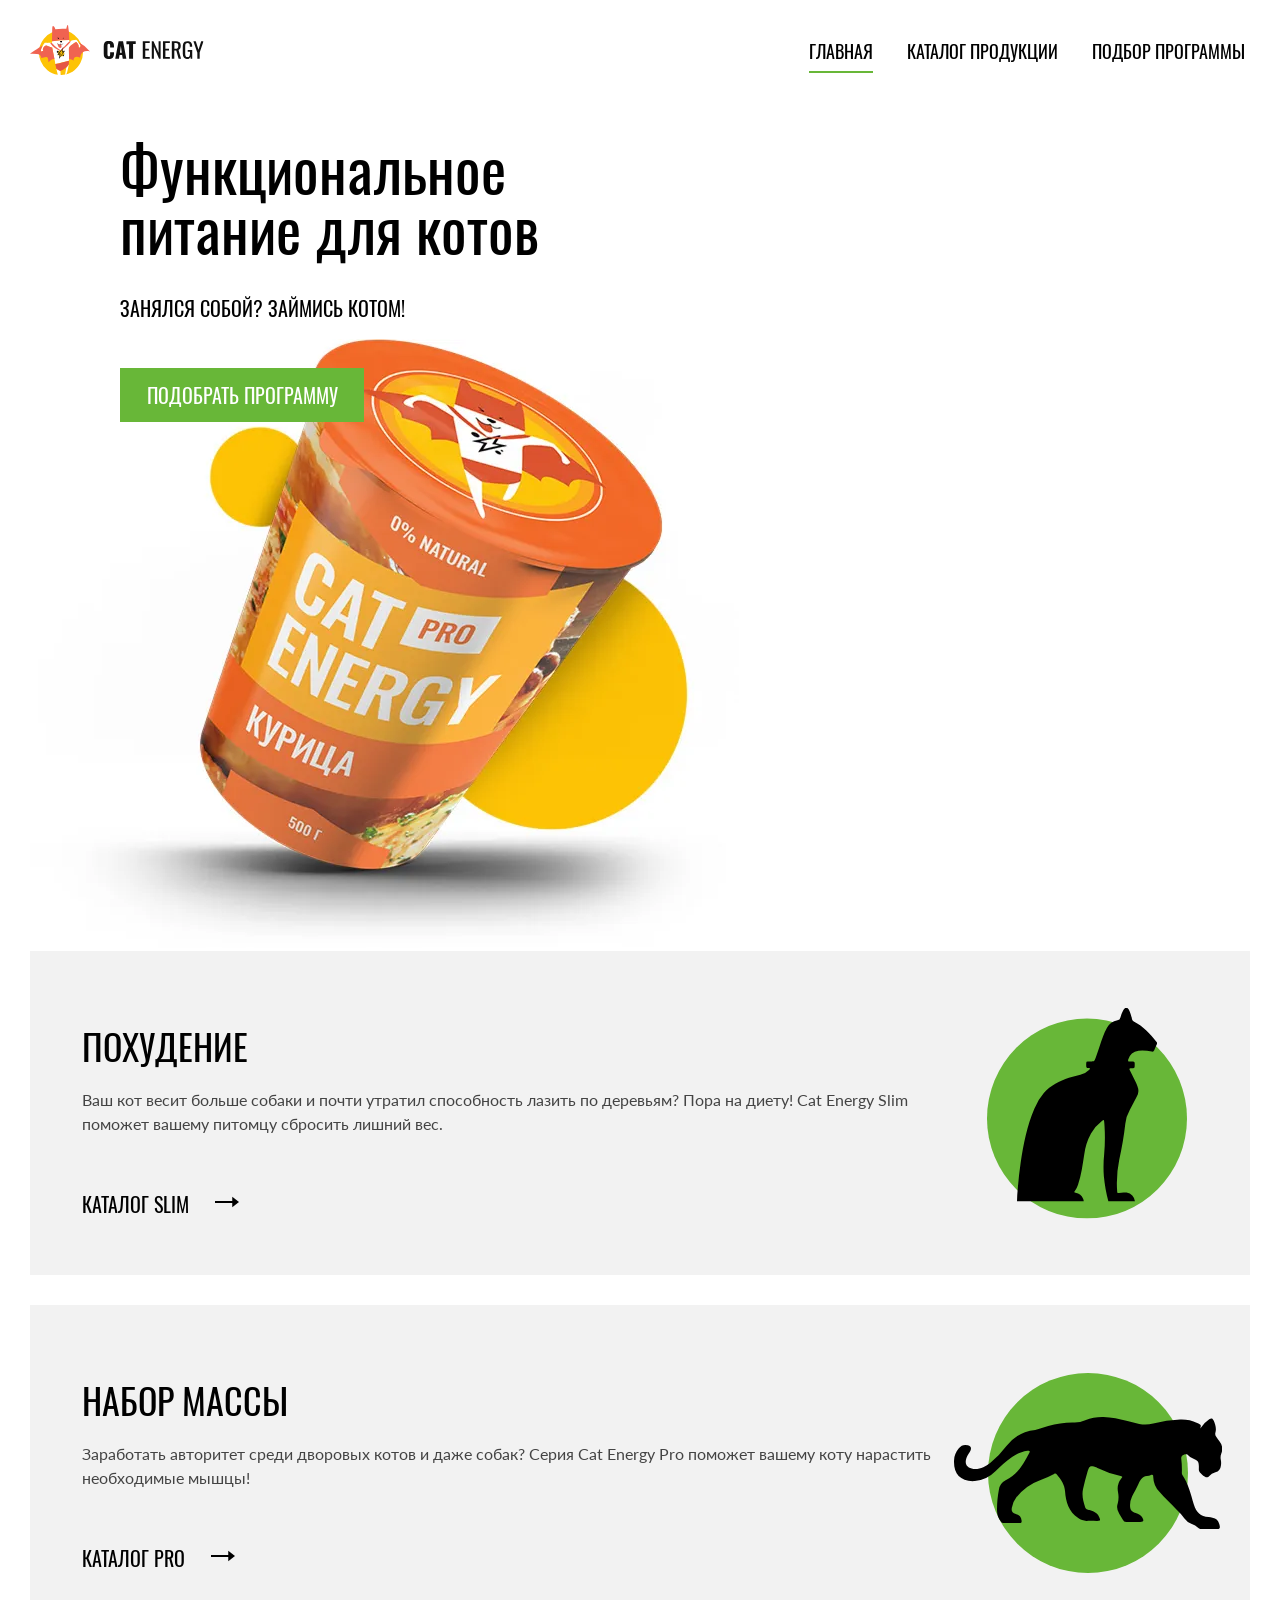
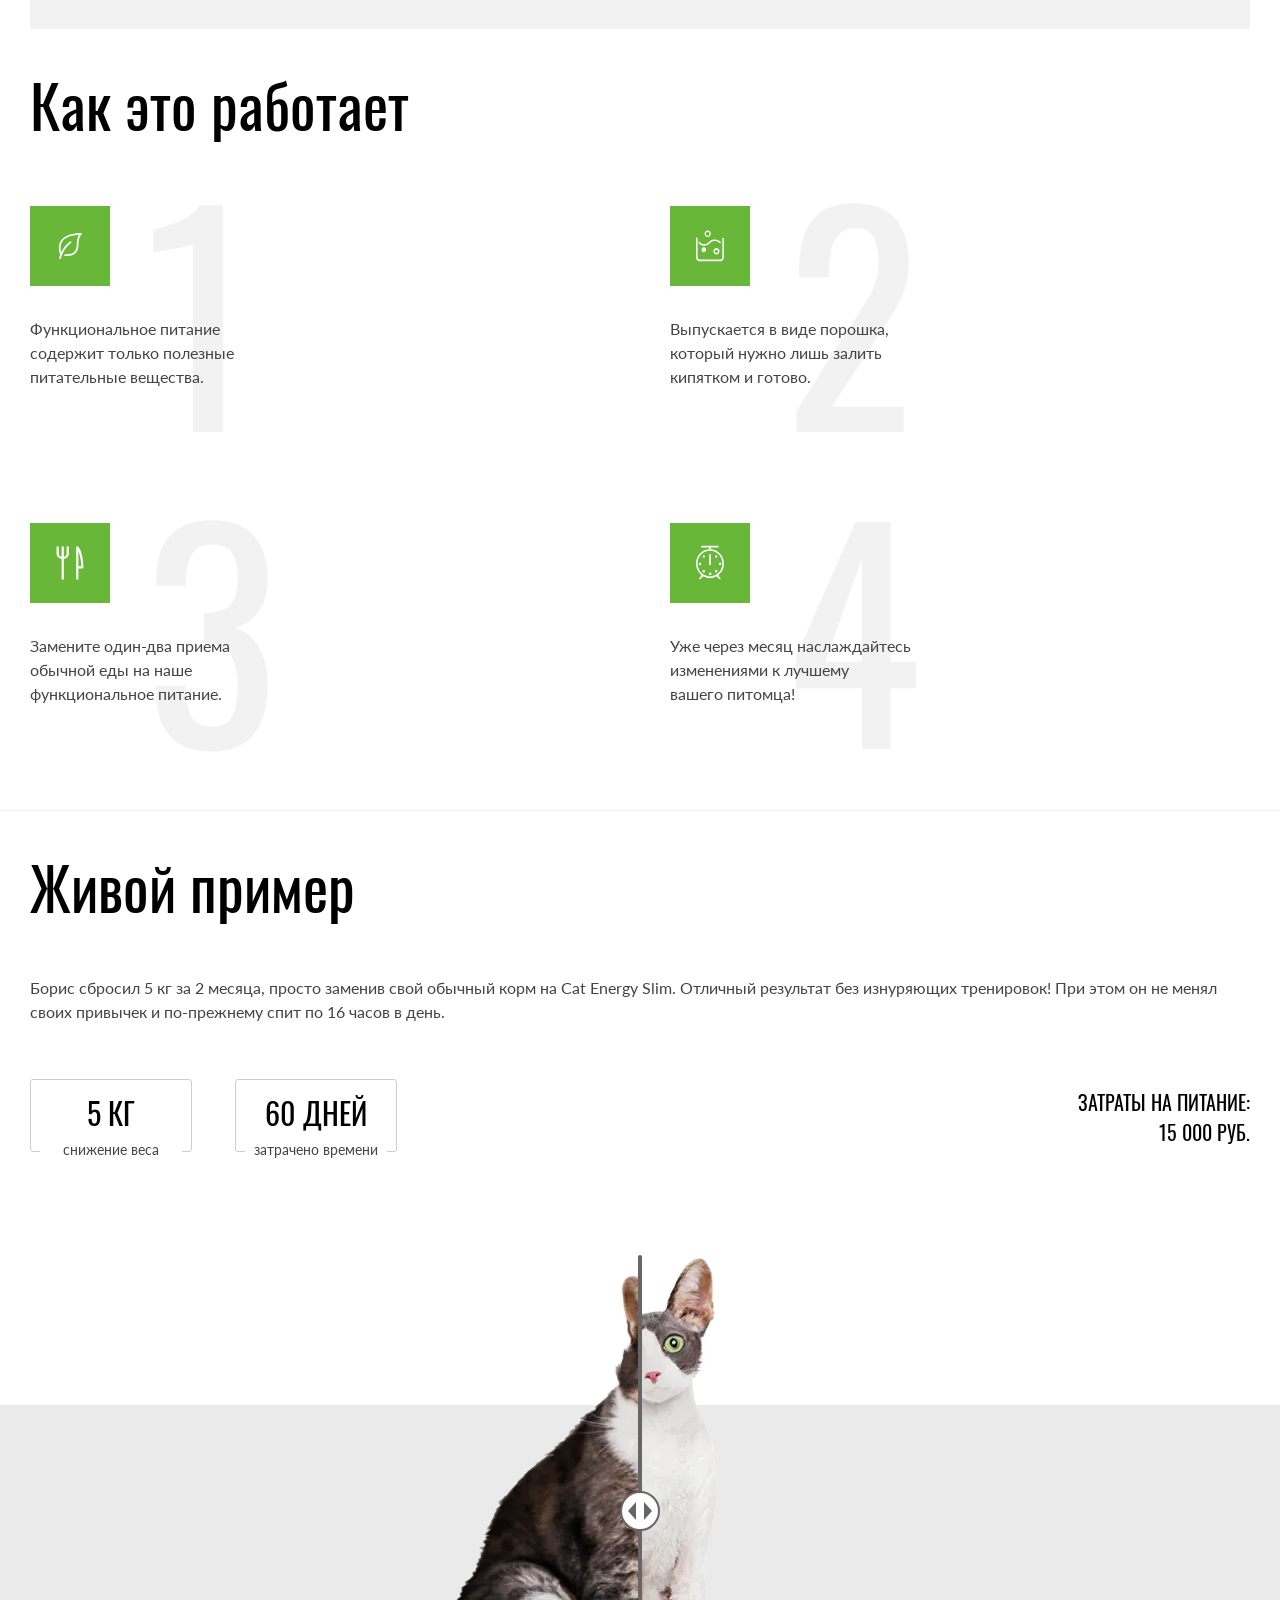
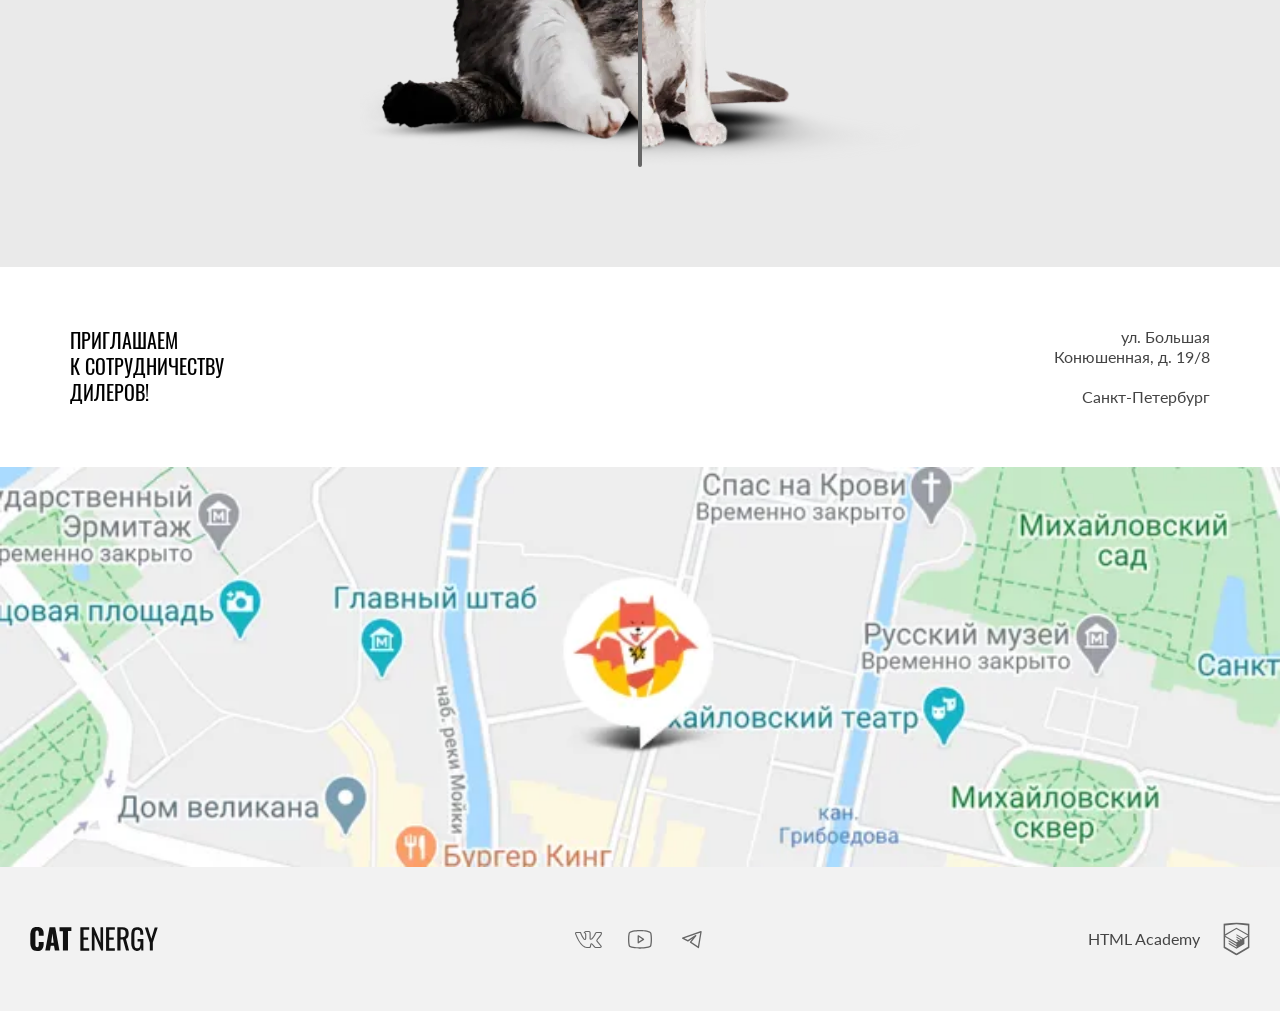
<file: index.html>
<!DOCTYPE html><html class="page" lang="ru"><head><meta charset="UTF-8"><title>Cat Enegry | Главная страница</title><meta name="viewport" content="width=device-width,initial-scale=1"><link rel="icon" href="favicon.ico"><link rel="icon" type="image/svg+xml" href="favicons/favicon.svg"><link rel="icon" type="image/png" sizes="16x16" href="favicons/favicon-16x16.png"><link rel="icon" type="image/png" sizes="32x32" href="favicons/favicon-32x32.png"><link rel="apple-touch-icon" sizes="180x180" href="favicons/apple-touch-icon.png"><link rel="mask-icon" href="favicons/safari-pinned-tab.svg" color="#5bbad5"><link rel="manifest" href="site.webmanifest"><link rel="preload" href="fonts/lato/Lato-Regular.woff2" type="font/woff2" as="font" crossorigin="anonymous"><link rel="preload" href="fonts/oswald/oswaldregular.woff2" type="font/woff2" as="font" crossorigin="anonymous"><link rel="stylesheet" href="styles/styles.css"><script src="scripts/index.js" defer="defer"></script></head><body class="page__body"><header class="header" data-test="header"><div class="header__container container"><a class="header__logo link" href="index.html"><picture><source media="(min-width: 1440px)" width="70" height="59" type="image/svg+xml" srcset="images/logo/logo-desktop.svg"><source media="(min-width: 768px)" width="60" height="50" type="image/svg+xml" srcset="images/logo/logo-tablet.svg"><img class="header__logo-img" src="images/logo/logo-mobile.svg" width="33" height="38" alt="Графический логотип сайта Cat Enegry."></picture><img class="header__logo-text" src="images/logo/logo-text.svg" width="101" height="20" alt="Словесный логотип сайта Cat Enegry."></a><nav class="nav nav--closed nav--no-js"><button class="nav__burger nav__burger--active" type="button"><span class="visually-hidden">Открыть меню</span> <span class="nav__burger-line"></span></button><ul class="nav__list nav__list--has-background"><li class="nav__item"><a class="nav__link nav__link--curent link" href="#">Главная</a></li><li class="nav__item"><a class="nav__link link" href="catalog.html">Каталог продукции</a></li><li class="nav__item"><a class="nav__link link" href="programs.html">Подбор программы</a></li></ul></nav></div></header><main class="page__main"><h1 class="visually-hidden">Сайт по продаже функционального питания для котов.</h1><section class="hero" data-test="hero"><div class="hero__container container"><h2 class="hero__title main-title">Функциональное питание для котов</h2><p class="hero__text">Занялся собой? Займись котом!</p><a class="hero__link link button" href="programs.html">Подобрать программу</a><div class="hero__img-wrapper"><picture><source media="(min-width: 1440px)" width="552" height="499" type="image/webp" srcset="images/hero/hero-product-desktop@1x.webp, images/hero/hero-product-desktop@2x.webp 2x"><source media="(min-width: 768px)" width="709" height="609" type="image/webp" srcset="images/hero/hero-product-tablet@1x.webp, images/hero/hero-product-tablet@2x.webp 2x"><source type="image/webp" srcset="images/hero/hero-product-mobile@1x.webp, images/hero/hero-product-mobile@2x.webp 2x"><source media="(min-width: 1440px)" width="552" height="499" type="image/png" srcset="images/hero/hero-product-desktop@1x.png, images/hero/hero-product-desktop@2x.png 2x"><source media="(min-width: 768px)" width="709" height="609" type="image/png" srcset="images/hero/hero-product-tablet@1x.png, images/hero/hero-product-tablet@2x.png 2x"><img class="hero__img" src="images/hero/hero-product-mobile@1x.png" srcset="images/hero/hero-product-mobile@2x.png 2x" width="280" height="270" alt="Изображение функционального питания для котов со вкусом курицы."></picture></div></div></section><section class="programs" data-test="programs"><div class="container"><h2 class="visually-hidden">Наши программы</h2><ul class="programs__list"><li class="programs__item programs__item--weight-loss"><h3 class="programs__title">Похудение</h3><p class="programs__text main-text">Ваш кот весит больше собаки и почти утратил способность лазить по деревьям? Пора на диету! Cat Energy Slim поможет вашему питомцу сбросить лишний вес.</p><a class="programs__link link" href="catalog-slim.html">Каталог slim</a></li><li class="programs__item programs__item--weight-gain"><h3 class="programs__title">Набор массы</h3><p class="programs__text main-text">Заработать авторитет среди дворовых котов и даже собак? Серия Cat Energy Pro поможет вашему коту нарастить необходимые мышцы!</p><a class="programs__link link" href="catalog-pro.hrml">Каталог pro</a></li></ul></div></section><section class="process" data-test="features"><div class="container"><h2 class="process__title main-title">Как это работает</h2><ul class="process__list"><li class="process__item process__item--compound"><p class="process__text main-text">Функциональное питание содержит только полезные питательные вещества.</p></li><li class="process__item process__item--form"><p class="process__text main-text">Выпускается в виде порошка, который нужно лишь залить кипятком и готово.</p></li><li class="process__item process__item--meal"><p class="process__text main-text">Замените один-два приема обычной еды на наше функциональное питание.</p></li><li class="process__item process__item--time"><p class="process__text main-text">Уже через месяц наслаждайтесь изменениями к лучшему вашего&nbsp;питомца!</p></li></ul></div></section><section class="example" data-test="proof"><div class="example__container container"><div class="example__content"><h2 class="example__title main-title">Живой пример</h2><p class="example__text main-text">Борис сбросил 5 кг за 2 месяца, просто заменив свой обычный корм на Cat Energy Slim. Отличный результат без изнуряющих тренировок! При этом он не менял своих привычек и по-прежнему спит по 16 часов в день.</p><ul class="example__list"><li class="example__item"><span class="example__item-count">5 кг</span> <span class="example__item-text main-text">снижение веса</span></li><li class="example__item"><span class="example__item-count">60 дней</span> <span class="example__item-text main-text">затрачено времени</span></li></ul><div class="example__row"><span class="example__cost-text">Затраты на питание:</span> <span class="example__cost-price">15&nbsp;000 руб.</span></div></div><div class="example__result slider" style="--curtain-place: 0.5;"><picture><source media="(min-width: 768px)" width="560" height="512" type="image/webp" srcset="images/slider/result-before-tablet-desktop@1x.webp, images/slider/result-before-tablet-desktop@2x.webp 2x"><source type="image/webp" srcset="images/slider/result-before-mobile@1x.webp, images/slider/result-before-mobile@2x.webp 2x"><source media="(min-width: 768px)" width="560" height="512" type="image/png" srcset="images/slider/result-before-tablet-desktop@1x.png, images/slider/result-before-tablet-desktop@2x.png 2x"><img class="example__result-img example__result-img--before" src="images/slider/result-before-mobile@1x.png" srcset="images/slider/result-before-mobile@2x.png 2x" width="280" height="256" loading="lazy" alt="Результат до."></picture><div class="example__result-divider slider__divider"><button class="example__result-divider-button slider__divider-button" type="button"><span class="visually-hidden">Слайдер результата до и после</span></button></div><picture><source media="(min-width: 768px)" width="560" height="512" type="image/webp" srcset="images/slider/result-after-tablet-desktop@1x.webp, images/slider/result-after-tablet-desktop@2x.webp 2x"><source type="image/webp" srcset="images/slider/result-after-mobile@1x.webp, images/slider/result-after-mobile@2x.webp 2x"><source media="(min-width: 768px)" width="560" height="512" type="image/png" srcset="images/slider/result-after-tablet-desktop@1x.png, images/slider/result-after-tablet-desktop@2x.png 2x"><img class="example__result-img example__result-img--after" src="images/slider/result-after-mobile@1x.png" srcset="images/slider/result-after-mobile@2x.png 2x" width="280" height="256" loading="lazy" alt="Результат после."></picture></div></div></section><section class="contact" data-test="contacts"><div class="contact__container container"><h2 class="visually-hidden">Наш адрес</h2><div class="contact__content"><h3 class="contact__title">Приглашаем к&nbsp;сотрудничеству дилеров!</h3><address class="contact__address"><p class="contact__street main-text">ул. Большая Конюшенная, д. 19/8</p><p class="contact__city main-text">Санкт-Петербург</p></address></div></div><div class="contact__map-wrapper"><script async src="https://api-maps.yandex.ru/services/constructor/1.0/js/?um=constructor%3A7c726cf5da68c88d5fe57c1114a2b63325893433a9f94aaefe97ffcf0dd673b6&amp;lang=ru_RU&amp;scroll=true"></script></div></section></main><footer class="footer" data-test="footer"><div class="footer__container container"><a class="footer__logo" href="index.html"><img class="logo-text" src="images/logo/logo-footer.svg" width="128" height="24" alt="Словесный логотип сайта Cat Enegry."></a><ul class="social"><li class="social__item"><a class="social__link social__link--vk" href="https://vk.com/htmlacademy" target="_blank" rel="noreferrer noopener"><span class="visually-hidden">Перейти в нашу группу во вконтакте.</span></a></li><li class="social__item"><a class="social__link social__link--youtube" href="https://www.youtube.com/user/htmlacademyru" target="_blank" rel="noreferrer noopener"><span class="visually-hidden">Перейти на наш ютуб-канал.</span></a></li><li class="social__item"><a class="social__link social__link--telegram" href="https://t.me/htmlacademy" target="_blank" rel="noreferrer noopener"><span class="visually-hidden">Перейти в наш телеграмм.</span></a></li></ul><a class="footer__academy-logo link" href="https://htmlacademy.ru/intensive/adaptive" target="_blank" rel="noreferrer noopener"><span class="footer__academy-logo-text">HTML Academy</span></a></div></footer></body></html>
</file>
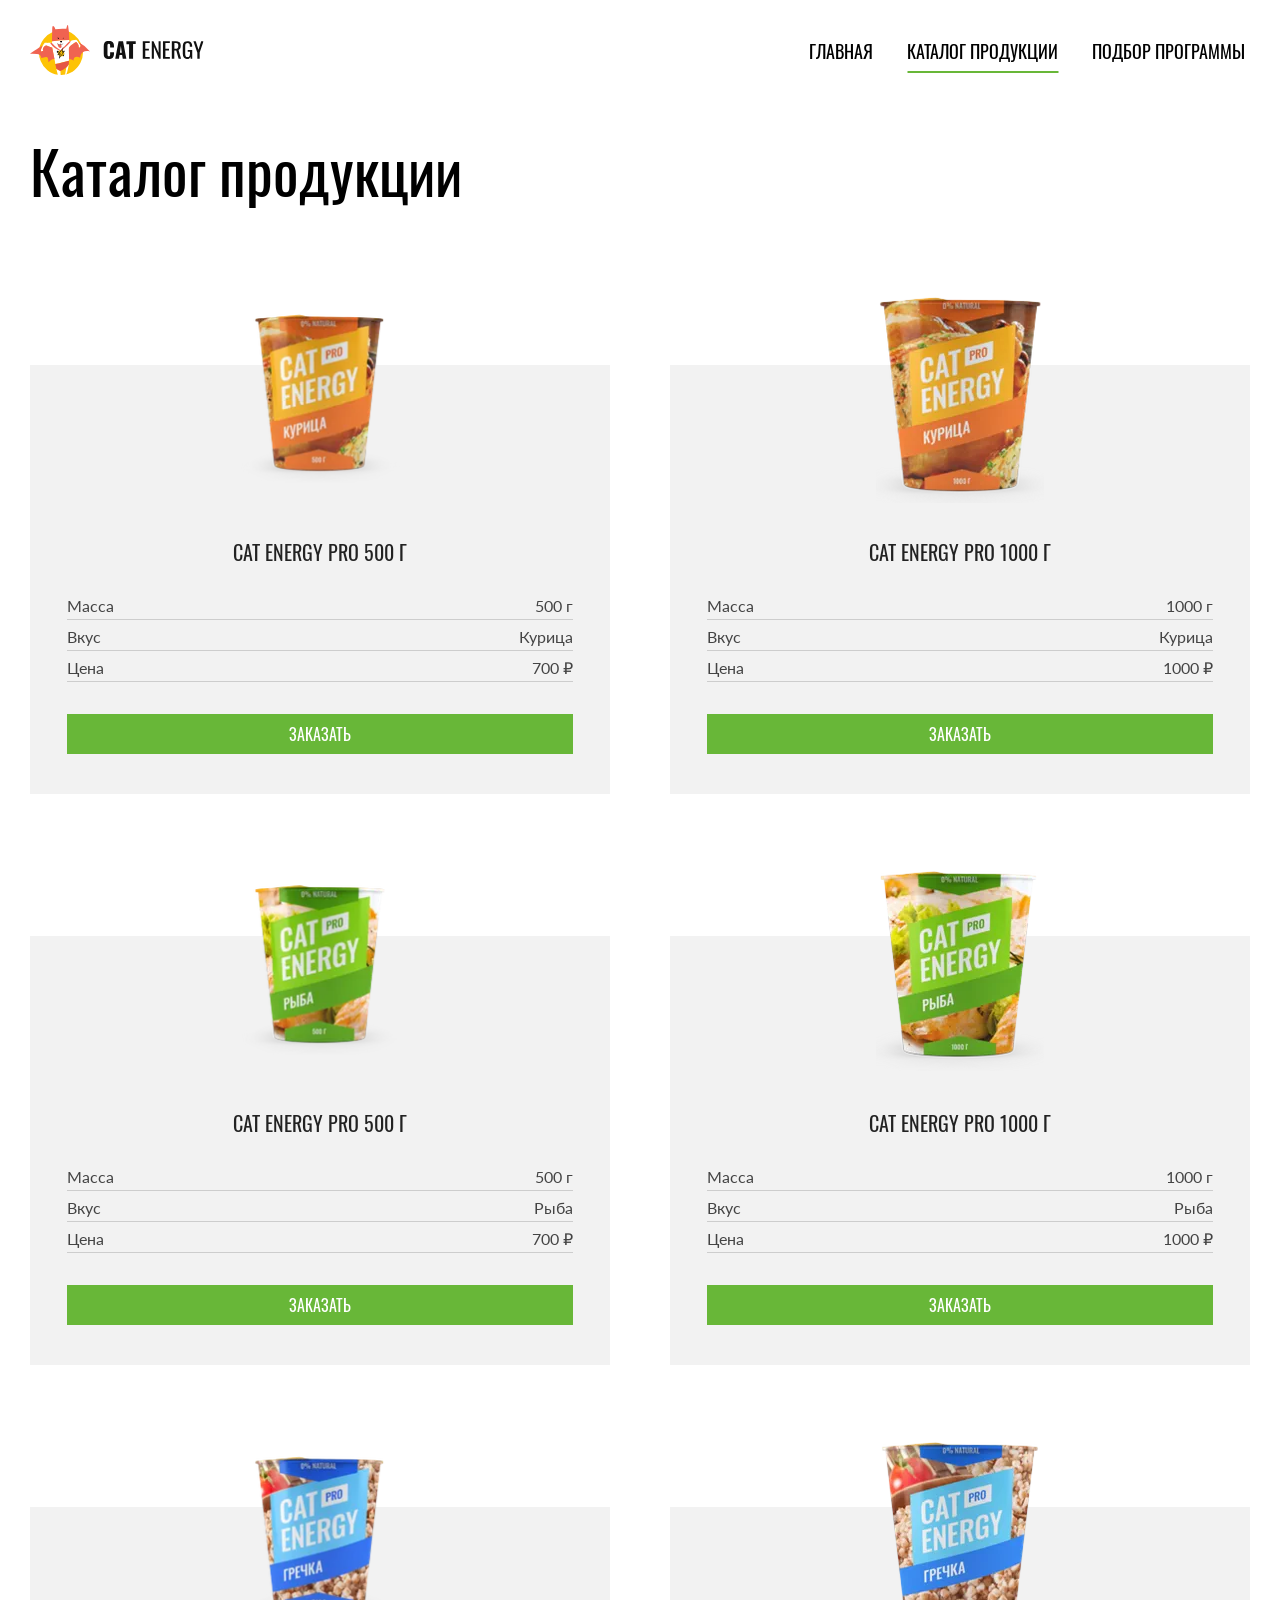
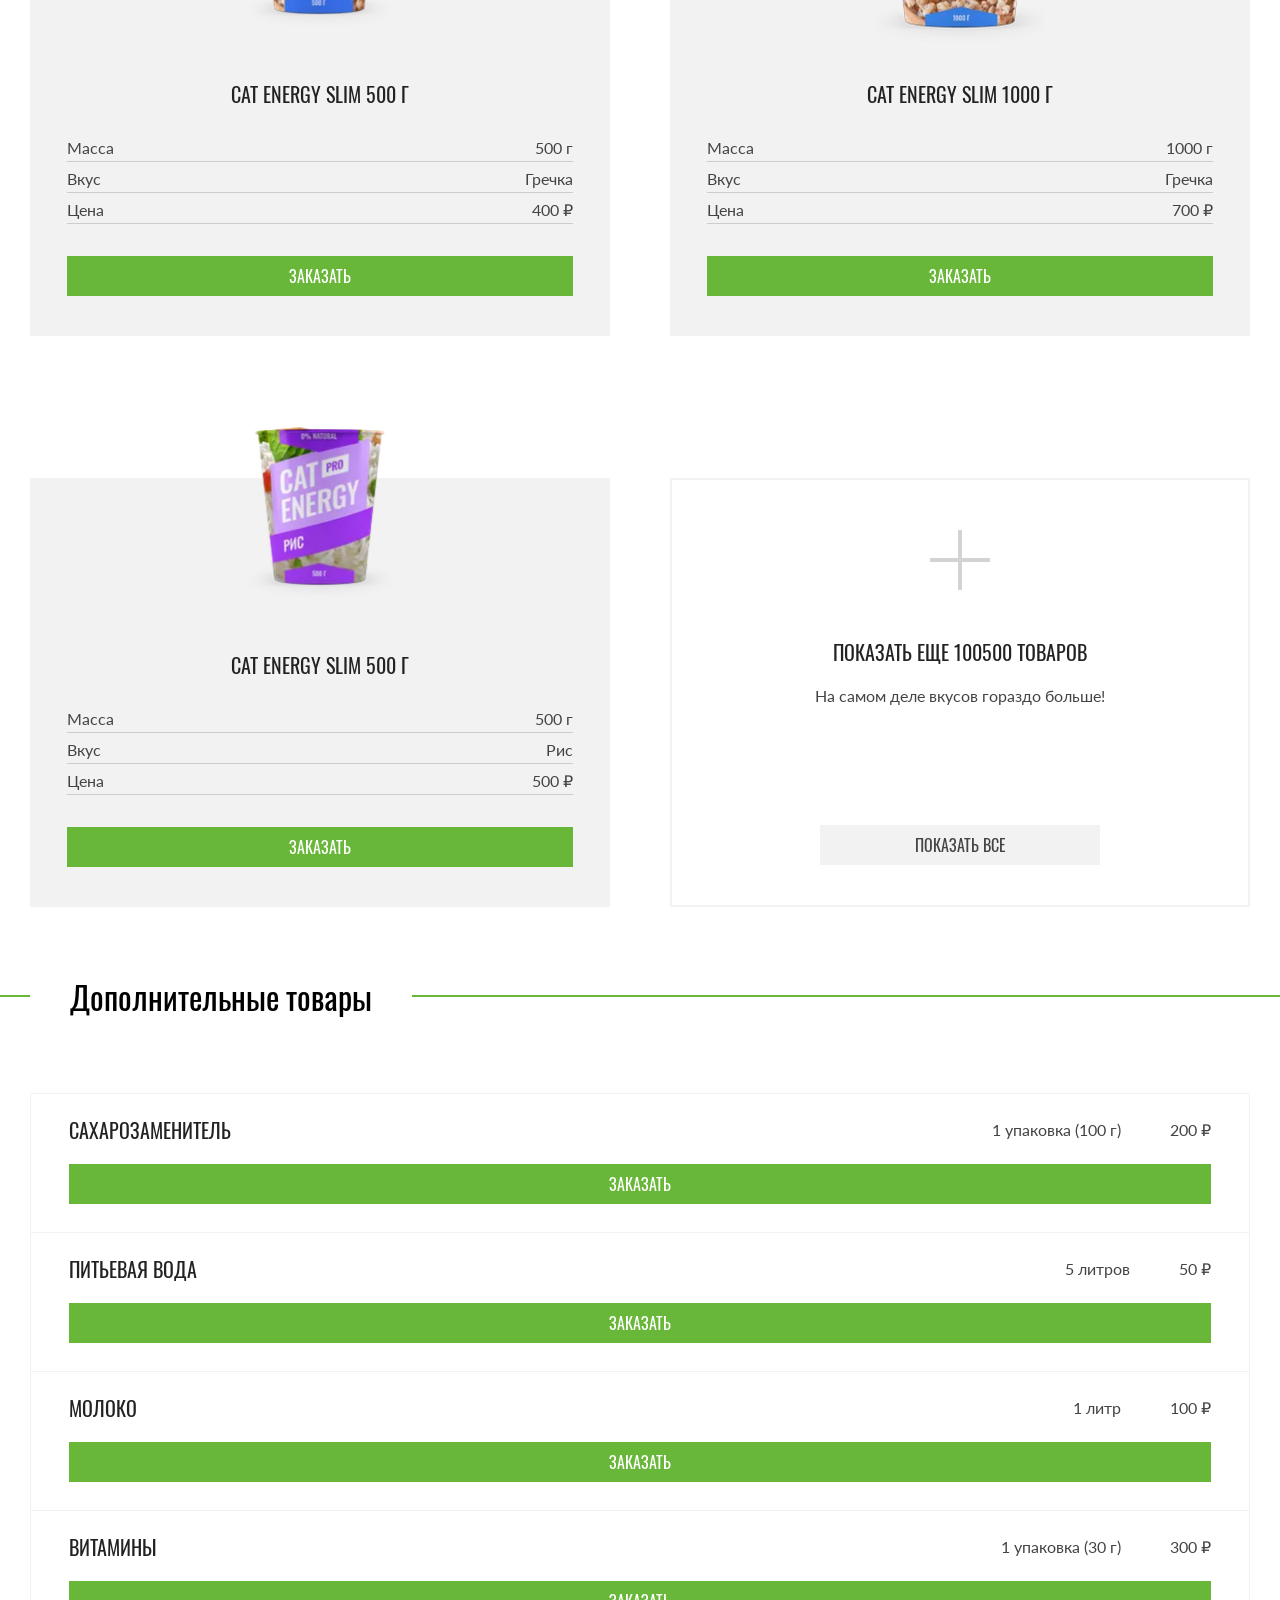
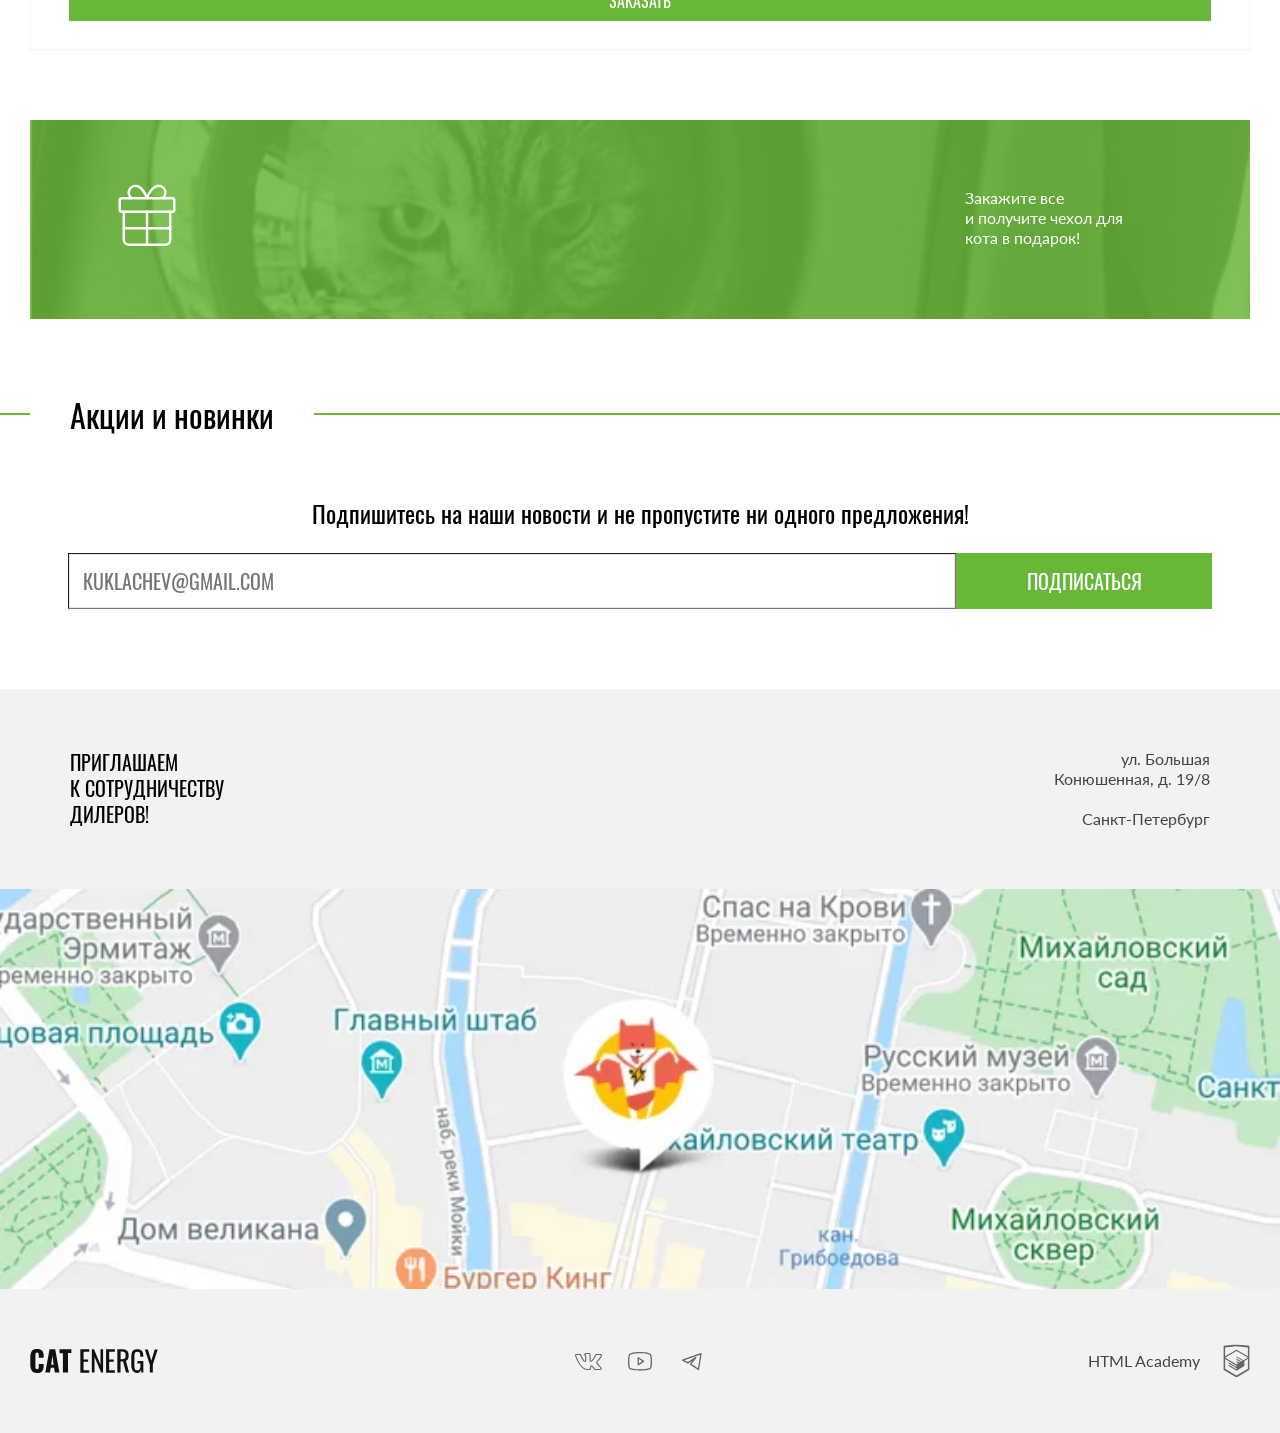
<file: catalog.html>
<!DOCTYPE html><html class="page" lang="ru"><head><meta charset="UTF-8"><title>Cat Enegry | Каталог</title><meta name="viewport" content="width=device-width,initial-scale=1"><link rel="icon" href="favicon.ico"><link rel="icon" type="image/svg+xml" href="favicons/favicon.svg"><link rel="icon" type="image/png" sizes="16x16" href="favicons/favicon-16x16.png"><link rel="icon" type="image/png" sizes="32x32" href="favicons/favicon-32x32.png"><link rel="apple-touch-icon" sizes="180x180" href="favicons/apple-touch-icon.png"><link rel="mask-icon" href="favicons/safari-pinned-tab.svg" color="#5bbad5"><link rel="manifest" href="site.webmanifest"><link rel="preload" href="fonts/lato/Lato-Regular.woff2" type="font/woff2" as="font" crossorigin="anonymous"><link rel="preload" href="fonts/oswald/oswaldregular.woff2" type="font/woff2" as="font" crossorigin="anonymous"><link rel="stylesheet" href="styles/styles.css"><script src="scripts/index.js" defer="defer"></script></head><body class="page__body"><header class="header" data-test="header"><div class="header__container container"><a class="header__logo link" href="index.html"><picture><source media="(min-width: 1440px)" width="70" height="59" type="image/svg+xml" srcset="images/logo/logo-desktop.svg"><source media="(min-width: 768px)" width="60" height="50" type="image/svg+xml" srcset="images/logo/logo-tablet.svg"><img class="header__logo-img" src="images/logo/logo-mobile.svg" width="33" height="38" alt="Графический логотип сайта Cat Enegry."></picture><img class="header__logo-text" src="images/logo/logo-text.svg" width="101" height="20" alt="Словесный логотип сайта Cat Enegry."></a><nav class="nav nav--closed nav--no-js"><button class="nav__burger nav__burger--active" type="button"><span class="visually-hidden">Открыть меню</span> <span class="nav__burger-line"></span></button><ul class="nav__list"><li class="nav__item"><a class="nav__link link" href="index.html">Главная</a></li><li class="nav__item"><a class="nav__link nav__link--curent link" href="#">Каталог продукции</a></li><li class="nav__item"><a class="nav__link link" href="programs.html">Подбор программы</a></li></ul></nav></div></header><main class="page__main"><h1 class="visually-hidden">Страница каталога продукции</h1><section class="catalog" data-test="catalog"><div class="container"><h2 class="catalog__title main-title">Каталог продукции</h2></div><div class="catalog__list-container container"><ul class="catalog__list"><li class="catalog__item"><article class="product-card"><a class="product-card__img-wrapper" href="#"><picture><source media="(min-width: 768px)" width="161" height="172" type="image/webp" srcset="images/catalog-items/chicken-500-tablet-desktop@1x.webp, images/catalog-items/chicken-500-tablet-desktop@2x.webp 2x"><source type="image/webp" srcset="images/catalog-items/chicken-500-mobile@1x.webp, images/catalog-items/chicken-500-mobile@2x.webp 2x"><source media="(min-width: 768px)" width="161" height="172" type="image/png" srcset="images/catalog-items/chicken-500-tablet-desktop@1x.png, images/catalog-items/chicken-500-tablet-desktop@2x.png 2x"><img class="product-card__img" src="images/catalog-items/chicken-500-mobile@1x.png" srcset="images/catalog-items/chicken-500-mobile@2x.png 2x" width="68" height="78" loading="lazy" alt="Изображение товара Cat Energy PRO 500 грамм."></picture></a><a class="product-card__link link" href="#"><h3 class="product-card__title">Cat Energy PRO <span class="product-card__weight">500&nbsp;г</span></h3></a><ul class="product-card__properties"><li class="product-card__properties-item"><span class="product-card__properties-name">Масса</span> <span class="product-card__properties-value">500 г</span></li><li class="product-card__properties-item"><span class="product-card__properties-name">Вкус</span> <span class="product-card__properties-value">Курица</span></li><li class="product-card__properties-item"><span class="product-card__properties-name">Цена</span> <span class="product-card__properties-value">700 ₽</span></li></ul><a class="product-card__order-link link button" href="#">Заказать</a></article></li><li class="catalog__item"><article class="product-card"><a class="product-card__img-wrapper" href="#"><picture><source media="(min-width: 768px)" width="168" height="206" type="image/webp" srcset="images/catalog-items/chicken-1000-tablet-desktop@1x.webp, images/catalog-items/chicken-1000-tablet-desktop@2x.webp 2x"><source type="image/webp" srcset="images/catalog-items/chicken-1000-mobile@1x.webp, images/catalog-items/chicken-1000-mobile@2x.webp 2x"><source media="(min-width: 768px)" width="168" height="206" type="image/png" srcset="images/catalog-items/chicken-1000-tablet-desktop@1x.png, images/catalog-items/chicken-1000-tablet-desktop@2x.png 2x"><img class="product-card__img product-card__img--size-big" src="images/catalog-items/chicken-1000-mobile@1x.png" srcset="images/catalog-items/chicken-1000-mobile@2x.png 2x" width="84" height="100" loading="lazy" alt="Изображение товара Cat Energy PRO 1000 грамм."></picture></a><a class="product-card__link link" href="#"><h3 class="product-card__title">Cat Energy PRO <span class="product-card__weight">1000&nbsp;г</span></h3></a><ul class="product-card__properties"><li class="product-card__properties-item"><span class="product-card__properties-name">Масса</span> <span class="product-card__properties-value">1000 г</span></li><li class="product-card__properties-item"><span class="product-card__properties-name">Вкус</span> <span class="product-card__properties-value">Курица</span></li><li class="product-card__properties-item"><span class="product-card__properties-name">Цена</span> <span class="product-card__properties-value">1000 ₽</span></li></ul><a class="product-card__order-link link button" href="#">Заказать</a></article></li><li class="catalog__item"><article class="product-card"><a class="product-card__img-wrapper" href="#"><picture><source media="(min-width: 768px)" width="163" height="174" type="image/webp" srcset="images/catalog-items/fish-500-tablet-desktop@1x.webp, images/catalog-items/fish-500-tablet-desktop@2x.webp 2x"><source type="image/webp" srcset="images/catalog-items/fish-500-mobile@1x.webp, images/catalog-items/fish-500-mobile@2x.webp 2x"><source media="(min-width: 768px)" width="163" height="174" type="image/png" srcset="images/catalog-items/fish-500-tablet-desktop@1x.png, images/catalog-items/fish-500-tablet-desktop@2x.png 2x"><img class="product-card__img" src="images/catalog-items/fish-500-mobile@1x.png" srcset="images/catalog-items/fish-500-mobile@2x.png 2x" width="68" height="78" loading="lazy" alt="Изображение товара Cat Energy PRO 500 грамм."></picture></a><a class="product-card__link link" href="#"><h3 class="product-card__title">Cat Energy PRO <span class="product-card__weight">500&nbsp;г</span></h3></a><ul class="product-card__properties"><li class="product-card__properties-item"><span class="product-card__properties-name">Масса</span> <span class="product-card__properties-value">500 г</span></li><li class="product-card__properties-item"><span class="product-card__properties-name">Вкус</span> <span class="product-card__properties-value">Рыба</span></li><li class="product-card__properties-item"><span class="product-card__properties-name">Цена</span> <span class="product-card__properties-value">700 ₽</span></li></ul><a class="product-card__order-link link button" href="#">Заказать</a></article></li><li class="catalog__item"><article class="product-card"><a class="product-card__img-wrapper" href="#"><picture><source media="(min-width: 768px)" width="168" height="200" type="image/webp" srcset="images/catalog-items/fish-1000-tablet-desktop@1x.webp, images/catalog-items/fish-1000-tablet-desktop@2x.webp 2x"><source type="image/webp" srcset="images/catalog-items/fish-1000-mobile@1x.webp, images/catalog-items/fish-1000-mobile@2x.webp 2x"><source media="(min-width: 768px)" width="168" height="200" type="image/png" srcset="images/catalog-items/fish-1000-tablet-desktop@1x.png, images/catalog-items/fish-1000-tablet-desktop@2x.png 2x"><img class="product-card__img product-card__img--size-big" src="images/catalog-items/fish-1000-mobile@1x.png" srcset="images/catalog-items/fish-1000-mobile@2x.png 2x" width="84" height="100" loading="lazy" alt="Изображение товара Cat Energy PRO 1000 грамм."></picture></a><a class="product-card__link link" href="#"><h3 class="product-card__title">Cat Energy PRO <span class="product-card__weight">1000&nbsp;г</span></h3></a><ul class="product-card__properties"><li class="product-card__properties-item"><span class="product-card__properties-name">Масса</span> <span class="product-card__properties-value">1000 г</span></li><li class="product-card__properties-item"><span class="product-card__properties-name">Вкус</span> <span class="product-card__properties-value">Рыба</span></li><li class="product-card__properties-item"><span class="product-card__properties-name">Цена</span> <span class="product-card__properties-value">1000 ₽</span></li></ul><a class="product-card__order-link link button" href="#">Заказать</a></article></li><li class="catalog__item"><article class="product-card"><a class="product-card__img-wrapper" href="#"><picture><source media="(min-width: 768px)" width="161" height="171" type="image/webp" srcset="images/catalog-items/buckwheat-500-tablet-desktop@1x.webp, images/catalog-items/buckwheat-500-tablet-desktop@2x.webp 2x"><source type="image/webp" srcset="images/catalog-items/buckwheat-500-mobile@1x.webp, images/catalog-items/buckwheat-500-mobile@2x.webp 2x"><source media="(min-width: 768px)" width="161" height="171" type="image/png" srcset="images/catalog-items/buckwheat-500-tablet-desktop@1x.png, images/catalog-items/buckwheat-500-tablet-desktop@2x.png 2x"><img class="product-card__img" src="images/catalog-items/buckwheat-500-mobile@1x.png" srcset="images/catalog-items/buckwheat-500-mobile@2x.png 2x" width="68" height="78" loading="lazy" alt="Изображение товара Cat Energy PRO 500 грамм."></picture></a><a class="product-card__link link" href="#"><h3 class="product-card__title">Cat Energy Slim <span class="product-card__weight">500&nbsp;г</span></h3></a><ul class="product-card__properties"><li class="product-card__properties-item"><span class="product-card__properties-name">Масса</span> <span class="product-card__properties-value">500 г</span></li><li class="product-card__properties-item"><span class="product-card__properties-name">Вкус</span> <span class="product-card__properties-value">Гречка</span></li><li class="product-card__properties-item"><span class="product-card__properties-name">Цена</span> <span class="product-card__properties-value">400 ₽</span></li></ul><a class="product-card__order-link link button" href="#">Заказать</a></article></li><li class="catalog__item"><article class="product-card"><a class="product-card__img-wrapper" href="#"><picture><source media="(min-width: 768px)" width="168" height="200" type="image/webp" srcset="images/catalog-items/buckwheat-1000-tablet-desktop@1x.webp, images/catalog-items/buckwheat-1000-tablet-desktop@2x.webp 2x"><source type="image/webp" srcset="images/catalog-items/buckwheat-1000-mobile@1x.webp, images/catalog-items/buckwheat-1000-mobile@2x.webp 2x"><source media="(min-width: 768px)" width="168" height="200" type="image/png" srcset="images/catalog-items/buckwheat-1000-tablet-desktop@1x.png, images/catalog-items/buckwheat-1000-tablet-desktop@2x.png 2x"><img class="product-card__img product-card__img--size-big" src="images/catalog-items/buckwheat-1000-mobile@1x.png" srcset="images/catalog-items/buckwheat-1000-mobile@2x.png 2x" width="84" height="100" loading="lazy" alt="Изображение товара Cat Energy PRO 1000 грамм."></picture></a><a class="product-card__link link" href="#"><h3 class="product-card__title">Cat Energy Slim <span class="product-card__weight">1000&nbsp;г</span></h3></a><ul class="product-card__properties"><li class="product-card__properties-item"><span class="product-card__properties-name">Масса</span> <span class="product-card__properties-value">1000 г</span></li><li class="product-card__properties-item"><span class="product-card__properties-name">Вкус</span> <span class="product-card__properties-value">Гречка</span></li><li class="product-card__properties-item"><span class="product-card__properties-name">Цена</span> <span class="product-card__properties-value">700 ₽</span></li></ul><a class="product-card__order-link link button" href="#">Заказать</a></article></li><li class="catalog__item"><article class="product-card"><a class="product-card__img-wrapper" href="#"><picture><source media="(min-width: 768px)" width="163" height="174" type="image/webp" srcset="images/catalog-items/rice-500-tablet-desktop@1x.webp, images/catalog-items/rice-500-tablet-desktop@2x.webp 2x"><source type="image/webp" srcset="images/catalog-items/rice-500-mobile@1x.webp, images/catalog-items/rice-500-mobile@2x.webp 2x"><source media="(min-width: 768px)" width="163" height="174" type="image/png" srcset="images/catalog-items/rice-500-tablet-desktop@1x.png, images/catalog-items/rice-500-tablet-desktop@2x.png 2x"><img class="product-card__img" src="images/catalog-items/rice-500-mobile@1x.png" srcset="images/catalog-items/rice-500-mobile@2x.png 2x" width="68" height="78" loading="lazy" alt="Изображение товара Cat Energy PRO 500 грамм."></picture></a><a class="product-card__link link" href="#"><h3 class="product-card__title">Cat Energy Slim <span class="product-card__weight">500&nbsp;г</span></h3></a><ul class="product-card__properties"><li class="product-card__properties-item"><span class="product-card__properties-name">Масса</span> <span class="product-card__properties-value">500 г</span></li><li class="product-card__properties-item"><span class="product-card__properties-name">Вкус</span> <span class="product-card__properties-value">Рис</span></li><li class="product-card__properties-item"><span class="product-card__properties-name">Цена</span> <span class="product-card__properties-value">500 ₽</span></li></ul><a class="product-card__order-link link button" href="#">Заказать</a></article></li><li class="catalog__item catalog__item--show-more"><article class="product-card product-card--show-more"><h3 class="product-card__title product-card__title--show-more">Показать еще 100500 товаров</h3><p class="product-card__show-more-text">На самом деле вкусов гораздо больше!</p><a class="product-card__order-link product-card__order-link--show-more link button" href="#">Показать все</a></article></li></ul></div></section><section class="additional" data-test="additional"><div class="container"><h2 class="additional__title second-title">Дополнительные товары</h2><div class="additional__content"><ul class="additional__list"><li class="additional__item"><h3 class="additional__item-title">Сахарозаменитель</h3><div class="additional__properties"><span class="additional__quantity main-text">1 упаковка (100 г)</span> <span class="additional__price main-text">200 ₽</span></div><a class="additional__link link button" href="#">Заказать</a></li><li class="additional__item"><h3 class="additional__item-title">Питьевая вода</h3><div class="additional__properties"><span class="additional__quantity main-text">5 литров</span> <span class="additional__price main-text">50 ₽</span></div><a class="additional__link link button" href="#">Заказать</a></li><li class="additional__item"><h3 class="additional__item-title">Молоко</h3><div class="additional__properties"><span class="additional__quantity main-text">1 литр</span> <span class="additional__price main-text">100 ₽</span></div><a class="additional__link link button" href="#">Заказать</a></li><li class="additional__item"><h3 class="additional__item-title">Витамины</h3><div class="additional__properties"><span class="additional__quantity main-text">1 упаковка (30 г)</span> <span class="additional__price main-text">300 ₽</span></div><a class="additional__link link button" href="#">Заказать</a></li></ul><div class="promotion"><p class="promotion__text">Закажите все и&nbsp;получите чехол для кота в подарок!</p></div></div></div></section><section class="subscribe"><div class="container"><h2 class="subscribe__title second-title">Акции и новинки</h2><div class="subscribe__content"><p class="subscribe__text">Подпишитесь на наши новости и не пропустите ни одного предложения!</p><form class="subscribe__form" action="https://echo.htmlacademy.ru" method="post"><label class="visually-hidden" for="email-input">Ведите вашу электронную почту</label> <input class="subscribe__input" id="email-input" type="email" name="user-email" placeholder="кuklachev@gmail.com" required> <button class="subscribe__button button" type="submit">Подписаться</button></form></div></div></section><section class="contact" data-test="contacts"><div class="contact__container contact__container--darker-bg container"><h2 class="visually-hidden">Наш адрес</h2><div class="contact__content"><h3 class="contact__title">Приглашаем к&nbsp;сотрудничеству дилеров!</h3><address class="contact__address"><p class="contact__street main-text">ул. Большая Конюшенная, д. 19/8</p><p class="contact__city main-text">Санкт-Петербург</p></address></div></div><div class="contact__map-wrapper"><script async src="https://api-maps.yandex.ru/services/constructor/1.0/js/?um=constructor%3A7c726cf5da68c88d5fe57c1114a2b63325893433a9f94aaefe97ffcf0dd673b6&amp;lang=ru_RU&amp;scroll=true"></script></div></section></main><footer class="footer" data-test="footer"><div class="footer__container container"><a class="footer__logo" href="index.html"><picture><img class="logo-text" src="images/logo/logo-footer.svg" width="128" height="24" alt="Словесный логотип сайта Cat Enegry."></picture></a><ul class="social"><li class="social__item"><a class="social__link social__link--vk" href="https://vk.com/htmlacademy" target="_blank" rel="noreferrer noopener"><span class="visually-hidden">Перейти в нашу группу во вконтакте.</span></a></li><li class="social__item"><a class="social__link social__link--youtube" href="https://www.youtube.com/user/htmlacademyru" target="_blank" rel="noreferrer noopener"><span class="visually-hidden">Перейти на наш ютуб-канал.</span></a></li><li class="social__item"><a class="social__link social__link--telegram" href="https://t.me/htmlacademy" target="_blank" rel="noreferrer noopener"><span class="visually-hidden">Перейти в наш телеграмм.</span></a></li></ul><a class="footer__academy-logo link" href="https://htmlacademy.ru/intensive/adaptive" target="_blank" rel="noreferrer noopener"><span class="footer__academy-logo-text">HTML Academy</span></a></div></footer></body></html>
</file>
<file: styles/styles.css>
@font-face{font-family:Lato;font-weight:400;font-style:normal;font-display:swap;src:url(../fonts/lato/Lato-Regular.woff2)format("woff2")}@font-face{font-family:Oswald;font-weight:400;font-style:normal;font-display:swap;src:url(../fonts/oswald/oswaldregular.woff2)format("woff2")}*,:before,:after{box-sizing:border-box}.visually-hidden{white-space:nowrap;-webkit-clip-path:inset(100%);clip-path:inset(100%);clip:rect(0 0 0 0);border:0;width:1px;height:1px;margin:-1px;padding:0;position:absolute;overflow:hidden}body{color:#000;min-width:320px;min-height:100%;margin:0;font-family:Oswald,sans-serif;font-size:20px;font-weight:400;line-height:24px}img{object-fit:contain;max-width:100%;height:auto}.page__body{flex-direction:column;min-height:100vh;display:flex}.page__main{flex-grow:1}.container{margin:0 auto;padding:0 20px}@media (width>=768px){.container{padding:0 30px}}@media (width>=1440px){.container{max-width:1440px;padding:0 110px}}.button{text-align:center;color:#fff;cursor:pointer;background-color:#68b738;border:none;padding:10px;font-size:16px;line-height:20px;transition:background-color .3s,color .3s}.button:hover,.button:focus{background-color:#5eaa2f}.button:active{color:#ffffff4d}.button:disabled{background-color:#f2f2f2}.link{text-decoration:none}.link:not([href]){background-color:#f2f2f2}.link:not([href]):hover{color:#fff}.main-title{color:#000;font-size:36px;font-weight:400;line-height:40px;position:relative}@media (width>=768px){.main-title{font-size:60px;line-height:60px}}.second-title{font-size:24px;font-weight:400;line-height:24px;display:inline-block;position:relative}.second-title:before{content:"";background-color:#68b738;width:100vw;height:2px;position:absolute;top:9px;left:calc(100% + 40px)}@media (width>=768px){.second-title:before{top:14px}}@media (width>=1440px){.second-title:before{top:18px}}.second-title:after{content:"";background-color:#68b738;width:100vw;height:2px;display:none;position:absolute;top:9px;right:100%}@media (width>=768px){.second-title:after{display:block;top:14px}}@media (width>=1440px){.second-title:after{top:18px;right:calc(100% + 40px)}}@media (width>=768px){.second-title{padding-left:40px;font-size:32px;line-height:32px}}@media (width>=1440px){.second-title{padding-left:0;font-size:40px;line-height:40px}}.main-text{color:#444;font-family:Lato,sans-serif;font-size:14px;line-height:18px}@media (width>=768px){.main-text{font-size:16px;line-height:24px}}.header{padding:13px 0 14px;position:relative}@media (width>=768px){.header{padding:25px 0 0}}@media (width>=1440px){.header{padding:55px 0 0}}.header__container{flex-wrap:wrap;justify-content:space-between;align-items:center;row-gap:15px;display:flex}.header__logo{justify-content:space-between;align-items:center;width:100%;max-width:190px;transition:opacity .3s;display:flex}@media (width>=768px){.header__logo{justify-content:flex-start;gap:13px;max-width:220px}}.header__logo:hover,.header__logo:focus{opacity:.8}.header__logo:active{opacity:.6}.header__logo-img{display:block}@media (width>=1440px){.header__logo-text{width:118px;height:21px}}@media (width<=767px){.nav--opened .nav__burger{right:7px}.nav--opened .nav__burger-line{width:0}.nav--opened .nav__burger-line:before{top:50%;transform:translate(-50%)rotate(45deg)}.nav--opened .nav__burger-line:after{top:50%;transform:translate(-50%)rotate(-45deg)}.nav--opened .nav__list{display:block}}@media (width<=768px){.nav--no-js .nav__burger{display:none}.nav--no-js .nav__list{margin:0 -20px -14px;display:block;position:static}}.nav__burger{cursor:pointer;background-color:#0000;border:none;border-radius:10px;justify-content:center;align-items:center;width:44px;height:44px;padding:0;display:flex;position:absolute;top:9px;right:11px}@media (width>=768px){.nav__burger{display:none}}.nav__burger:hover .nav__burger-line,.nav__burger:hover .nav__burger-line:before,.nav__burger:hover .nav__burger-line:after{background-color:#68b738}.nav__burger:focus{opacity:.8}.nav__burger:active{opacity:.6}.nav__burger-line{background-color:#000;width:24px;height:2px;transition:background-color .3s}.nav__burger-line:before{content:"";background-color:#000;width:24px;height:2px;transition:transform .3s,background-color .3s;position:absolute;top:13px;left:50%;transform:translate(-50%)}.nav__burger-line:after{content:"";background-color:#000;width:24px;height:2px;transition:transform .3s,background-color .3s;position:absolute;top:29px;left:50%;transform:translate(-50%)}.nav__list{z-index:10;background-color:#fff;width:100vw;margin:0;padding:0;list-style:none;display:none;position:absolute;top:100%;left:0}@media (width>=768px){.nav__list{flex-wrap:wrap;align-items:center;gap:24px;width:auto;max-width:475px;display:flex;position:static}}@media (width>=1440px){.nav__list{gap:20px;max-width:520px}.nav__list--has-background{color:#fff;background-color:#0000}.nav__list--has-background .nav__link--curent:before{background-color:#fff}}.nav__item{text-align:center;position:relative}.nav__item:before{content:"";background-color:#d9d9d9;height:1px;position:absolute;top:0;left:0;right:0}@media (width>=768px){.nav__item:before{display:none}}.nav__item:last-child:after{content:"";background-color:#d9d9d9;height:1px;position:absolute;bottom:0;left:0;right:0}@media (width>=768px){.nav__item:last-child:after{display:none}}.nav__link{color:inherit;text-transform:uppercase;padding:24px 15px 22px;font-size:20px;line-height:20px;transition:opacity .3s;display:block;position:relative}@media (width>=768px){.nav__link{padding:14px 5px 12px;font-size:18px;line-height:24px}}@media (width>=1440px){.nav__link{font-size:20px;line-height:20px}}@media (width>=768px){.nav__link--curent:before{content:"";background-color:#68b738;width:calc(100% - 10px);height:2px;position:absolute;bottom:2px;left:50%;transform:translate(-50%)}}.nav__link:hover,.nav__link:focus{opacity:.6}.nav__link:active{opacity:.3}.hero{padding-top:27px;position:relative}@media (width>=768px){.hero{padding-top:63px;position:static}}@media (width>=1440px){.hero{padding-top:29px;padding-bottom:50px}}.hero:before{content:"";z-index:-1;background-image:-webkit-linear-gradient(#68b738d9 100%,#68b738),-webkit-image-set(url(../images/backgrounds/hero-background-mobile@1x.webp) 1x type("image/webp"),url(../images/backgrounds/hero-background-mobile@2x.webp) 2x type("image/webp"),url(../images/backgrounds/hero-background-mobile@1x.jpg) 1x type("image/png"),url(../images/backgrounds/hero-background-mobile@2x.jpg) 2x type("image/png")),-webkit-linear-gradient(90deg,#525157 50%,#434248 50%);background-image:linear-gradient(#68b738d9 100%,#68b738),image-set("../images/backgrounds/hero-background-mobile@1x.webp" 1x type("image/webp"),"../images/backgrounds/hero-background-mobile@2x.webp" 2x type("image/webp"),"../images/backgrounds/hero-background-mobile@1x.jpg" 1x type("image/png"),"../images/backgrounds/hero-background-mobile@2x.jpg" 2x type("image/png")),linear-gradient(90deg,#525157 50%,#434248 50%);background-position:50%;background-repeat:no-repeat;background-size:auto 100%;height:302px;position:absolute;top:0;left:0;right:0}@media (width>=768px){.hero:before{display:none}}@media (width>=1440px){.hero:before{background-image:-webkit-linear-gradient(#68b738d9 100%,#68b738),-webkit-image-set(url(../images/backgrounds/hero-background-desktop@1x.webp) 1x type("image/webp"),url(../images/backgrounds/hero-background-desktop@2x.webp) 2x type("image/webp"),url(../images/backgrounds/hero-background-desktop@1x.jpg) 1x type("image/png"),url(../images/backgrounds/hero-background-desktop@2x.jpg) 2x type("image/png")),-webkit-linear-gradient(90deg,#525157 50%,#434248 50%);background-image:linear-gradient(#68b738d9 100%,#68b738),image-set("../images/backgrounds/hero-background-desktop@1x.webp" 1x type("image/webp"),"../images/backgrounds/hero-background-desktop@2x.webp" 2x type("image/webp"),"../images/backgrounds/hero-background-desktop@1x.jpg" 1x type("image/png"),"../images/backgrounds/hero-background-desktop@2x.jpg" 2x type("image/png")),linear-gradient(90deg,#525157 50%,#434248 50%);background-position:0;width:50%;height:695px;display:block;inset:0 0 0 auto}}.hero__container{text-align:center;grid-template-rows:auto auto 1fr auto;grid-template-columns:1fr;display:grid}@media (width>=768px){.hero__container{text-align:left;grid-template-rows:auto auto 29px auto;grid-template-columns:90px 420px auto}}@media (width>=1440px){.hero__container{grid-template-rows:81px auto auto auto auto;grid-template-columns:80px 368px 60px 1fr}}.hero__title{color:#fff;grid-row:1/2;margin:0 0 25px;line-height:36px}@media (width>=768px){.hero__title{color:#000;grid-column:2/3;margin-bottom:40px;line-height:60px}}@media (width>=1440px){.hero__title{grid-area:2/2/3/4}}.hero__text{color:#fff;text-transform:uppercase;grid-row:2/3;margin:0 0 29px;font-size:14px;line-height:14px}@media (width>=768px){.hero__text{color:#000;grid-column:2/-1;margin-bottom:21px;font-size:20px;line-height:20px}}@media (width>=1440px){.hero__text{grid-area:3/2/4/4;margin-bottom:52px}}.hero__link{color:#fff;text-transform:uppercase;grid-row:4/5;display:block}@media (width>=768px){.hero__link{grid-column:2/-1;max-width:244px;padding:14px 26px;font-size:20px;line-height:26px}}@media (width>=1440px){.hero__link{grid-row:4/5}}.hero__img-wrapper{grid-row:3/4}@media (width>=768px){.hero__img-wrapper{z-index:-1;grid-area:3/1/6/-1}}@media (width>=1440px){.hero__img-wrapper{grid-area:1/3/-1/5}}.programs{padding:20px 0}@media (width>=768px){.programs{padding-top:0;padding-bottom:45px}}@media (width>=1440px){.programs{padding-top:82px;padding-bottom:71px}}.programs__list{flex-direction:column;gap:20px;margin:0;padding:0;list-style:none;display:flex}@media (width>=768px){.programs__list{gap:30px}}@media (width>=1440px){.programs__list{flex-flow:wrap;gap:80px}}.programs__item{background-color:#f2f2f2;padding:30px 20px 18px;position:relative}@media (width>=768px){.programs__item{padding:77px 315px 54px 52px}}@media (width>=1440px){.programs__item{max-width:570px;padding:77px 52px 55px}}.programs__item--weight-loss:before{content:"";background-image:url(../icons/stack.svg#weight-loss-icon);background-position:50%;background-repeat:no-repeat;background-size:cover;width:50px;height:53px;position:absolute;top:21px;left:20px}@media (width>=768px){.programs__item--weight-loss:before{width:200px;height:211px;top:50%;left:auto;right:63px;transform:translateY(-50%)}}@media (width>=1440px){.programs__item--weight-loss:before{width:100px;height:106px;top:41px;left:52px;transform:none}}.programs__item--weight-gain:before{content:"";background-image:url(../icons/stack.svg#weight-gain-icon);background-position:50%;background-repeat:no-repeat;background-size:cover;width:67px;height:50px;position:absolute;top:24px;left:12px}@media (width>=768px){.programs__item--weight-gain:before{width:268px;height:200px;top:52%;left:auto;right:28px;transform:translateY(-50%)}}@media (width>=1440px){.programs__item--weight-gain:before{width:134px;height:100px;top:47px;left:33px;transform:none}}.programs__title{text-transform:uppercase;margin:0 0 29px;padding-left:70px;font-size:24px;font-weight:400;line-height:37px}@media (width>=768px){.programs__title{margin-bottom:24px;padding-left:0;font-size:36px;line-height:36px}}@media (width>=1440px){.programs__title{margin-bottom:73px;padding-left:162px}}.programs__text{margin:0;padding-bottom:36px;position:relative}@media (width>=768px){.programs__text{padding-bottom:52px}}@media (width>=1440px){.programs__text{padding-bottom:27px}}.programs__text:before{content:"";background-color:#d9d9d9;width:100%;height:1px;position:absolute;bottom:15px;left:0}@media (width>=768px){.programs__text:before{display:none}}.programs__link{color:#000;text-transform:uppercase;padding:4px 50px 4px 0;font-size:16px;line-height:16px;transition:opacity .3s;display:inline-block;position:relative}@media (width>=768px){.programs__link{font-size:20px;line-height:25px}}.programs__link:after{content:"";background-image:url(../icons/stack.svg#arrow-icon);background-position:-8px;background-repeat:no-repeat;background-size:cover;width:32px;height:12px;transition:background-position .3s;position:absolute;top:25%;left:calc(100% - 34px)}@media (width>=768px){.programs__link:after{left:calc(100% - 24px)}}.programs__link:hover:after,.programs__link:focus:after{background-position:0}.programs__link:active{opacity:.3}.process{padding-bottom:50px}@media (width>=768px){.process{border-bottom:1px solid #f2f2f2;padding-bottom:47px}}@media (width>=1440px){.process{border-bottom:none;padding-bottom:69px}}.process__title{margin:0 0 40px}@media (width>=768px){.process__title{margin-bottom:32px}}.process__list{counter-reset:number 0;grid-template-columns:1fr;gap:20px;margin:0;padding:0;list-style:none;display:grid}@media (width>=768px){.process__list{grid-template-columns:repeat(2,1fr);gap:37px 60px}}@media (width>=1440px){.process__list{grid-template-columns:repeat(4,1fr);column-gap:80px}}.process__item{counter-increment:number 1;align-items:center;gap:20px;display:flex;position:relative}@media (width>=768px){.process__item{flex-direction:column;align-items:flex-start;gap:31px;min-height:280px;padding-top:40px}.process__item:after{content:counter(number);z-index:-1;color:#f2f2f2;font-size:280px;line-height:280px;position:absolute;top:0;left:115px}}.process__item--compound:before,.process__item--form:before,.process__item--meal:before,.process__item--time:before{content:"";background-color:#68b738;background-position:50%;background-repeat:no-repeat;background-size:25px;width:60px;height:60px}@media (width>=768px){.process__item--compound:before,.process__item--form:before,.process__item--meal:before,.process__item--time:before{background-size:28px;width:80px;height:80px}}.process__item--compound:before{background-image:url(../icons/stack.svg#process-compound-icon)}.process__item--form:before{background-image:url(../icons/stack.svg#process-form-icon)}.process__item--meal:before{background-image:url(../icons/stack.svg#process-meal-icon)}.process__item--time:before{background-image:url(../icons/stack.svg#process-time-icon)}.process__text{max-width:200px;margin:0}@media (width>=768px){.process__text{max-width:245px}}.example{background:#eaeaea;padding:25px 0 40px}@media (width>=768px){.example{background:linear-gradient(0deg,#eaeaea 462px,#fff 462px);padding:45px 0 100px}}@media (width>=1440px){.example{background:linear-gradient(#fff 136px,#eaeaea 136px);padding:0 0 70px}}.example__container{flex-direction:column;gap:20px;display:flex}@media (width>=768px){.example__container{gap:100px}}@media (width>=1440px){.example__container{flex-direction:row;justify-content:space-between;align-items:flex-start}}.example__content{grid-template-rows:repeat(4,auto);display:grid}@media (width>=768px){.example__content{grid-template-rows:repeat(3,auto);grid-template-columns:repeat(3,1fr)}}@media (width>=1440px){.example__content{grid-template-rows:repeat(4,auto);grid-template-columns:1fr 1fr;max-width:432px}}.example__title{grid-area:1/1/2/-1;margin:0 0 40px}@media (width>=768px){.example__title{margin-bottom:60px}}@media (width>=1440px){.example__title{margin-bottom:146px}}.example__text{grid-area:2/1/3/-1;margin:0 0 18px}@media (width>=768px){.example__text{margin-bottom:55px}}@media (width>=1440px){.example__text{margin-bottom:70px}}.example__list{grid-area:3/1/4/-1;justify-content:space-around;align-items:center;gap:32px;margin:0 0 29px;padding:0;list-style:none;display:flex}@media (width>=768px){.example__list{grid-column:1/3;justify-content:flex-start;gap:43px;margin-bottom:0}}@media (width>=1440px){.example__list{margin-bottom:52px}}.example__item{text-align:center;border:1px solid #cdcdcd;border-radius:3px;justify-self:center;width:100%;max-width:124px;padding:15px;position:relative}@media (width>=768px){.example__item{max-width:162px;margin-bottom:3px;padding:14px 15px 20px;font-size:30px;line-height:37px}}.example__item-count{text-transform:uppercase;font-size:24px;line-height:24px}@media (width>=768px){.example__item-count{font-size:30px;line-height:37px}}.example__item-text{background-color:#eaeaea;width:100%;max-width:87px;height:30px;padding:0 5px;font-size:12px;line-height:12px;position:absolute;top:calc(100% - 8px);left:50%;transform:translate(-50%)}@media (width>=768px){.example__item-text{background-color:#fff;max-width:142px;font-size:14px;line-height:14px}}@media (width>=1440px){.example__item-text{background-color:#eaeaea}}.example__cost-text,.example__cost-price{text-transform:uppercase;font-size:14px;line-height:20px}@media (width>=768px){.example__cost-text,.example__cost-price{font-size:20px;line-height:30px}}.example__row{text-align:center;grid-area:4/1/5/-1}@media (width>=768px){.example__row{text-align:right;grid-area:3/3/4/4;place-self:center end;max-width:200px;margin-bottom:0}}@media (width>=1440px){.example__row{grid-area:4/1/5/-1;place-self:start;align-items:center;gap:63px;max-width:100%;display:flex}}.example__result{--curtain-place:.5;grid-area:5/1/6/-1;grid-template-columns:calc(var(--curtain-place)*100%)auto calc((1 - var(--curtain-place))*100%);aspect-ratio:280/256;width:min(100%,560px);margin:0 auto;display:grid;position:relative}@media (width>=1440px){.example__result{grid-area:1/2/-1/3;margin:0}}.example__result picture,.example__result source{display:contents}.example__result-img{object-fit:cover;width:100%;height:100%;display:block}.example__result-img--before{object-position:left}.example__result-img--after{object-position:right}.example__result-divider{z-index:1;color:#666;cursor:col-resize;background-color:currentColor;border-radius:2px;place-items:center;width:4px;height:100%;margin:0 -2px;transition:color .3s,opacity .3s;display:grid}.example__result-divider:hover,.example__result-divider:focus{color:#68b738}.example__result-divider:active{color:#5eaa2f;opacity:.6}.example__result-divider-button{box-sizing:border-box;color:inherit;cursor:col-resize;background-color:#fff;border:2px solid;border-radius:20px;width:40px;height:40px;margin:-18px;padding:0;display:grid}.example__result-divider-button:before{content:"";background-color:currentColor;width:100%;height:100%;-webkit-mask-image:url(../icons/stack.svg#slider-icon);mask-image:url(../icons/stack.svg#slider-icon);-webkit-mask-position:50%;mask-position:50%;-webkit-mask-size:24px 18px;mask-size:24px 18px;-webkit-mask-repeat:no-repeat;mask-repeat:no-repeat}.contact__container{position:relative}.contact__container--darker-bg{background-color:#f2f2f2}@media (width>=1440px){.contact__container--darker-bg{background-color:#fff}}.contact__container--darker-bg .contact__content{background-color:inherit}.contact__content{background-color:#fff;grid-template-columns:1fr 1fr;column-gap:5px;padding:26px 0;display:grid}@media (width>=768px){.contact__content{grid-template-columns:165px 165px;justify-content:space-between;padding:60px 40px}}@media (width>=1440px){.contact__content{grid-template-columns:163px 157px;column-gap:87px;padding:60px 78px 60px 80px;position:absolute;top:95px;left:110px}}.contact__title{text-transform:uppercase;margin:0;font-size:16px;font-weight:400;line-height:20px}@media (width>=768px){.contact__title{font-size:20px;line-height:26px}.contact__address{text-align:right;flex-direction:column;gap:20px;display:flex}}@media (width>=1440px){.contact__address{text-align:left}}.contact__street,.contact__city{margin:0;font-style:normal;line-height:20px}.contact__map-wrapper{background-image:-webkit-image-set(url(../images/map/map-mobile@1x.webp) 1x type("image/webp"),url(../images/map/map-mobile@2x.webp) 2x type("image/webp"),url(../images/map/map-mobile@1x.jpg) 1x type("image/png"),url(../images/map/map-mobile@2x.jpg) 2x type("image/png"));background-image:image-set("../images/map/map-mobile@1x.webp" 1x type("image/webp"),"../images/map/map-mobile@2x.webp" 2x type("image/webp"),"../images/map/map-mobile@1x.jpg" 1x type("image/png"),"../images/map/map-mobile@2x.jpg" 2x type("image/png"));background-position:50%;background-repeat:no-repeat;background-size:cover;height:362px}@media (width>=768px){.contact__map-wrapper{background-image:-webkit-image-set(url(../images/map/map-tablet@1x.webp) 1x type("image/webp"),url(../images/map/map-tablet@2x.webp) 2x type("image/webp"),url(../images/map/map-tablet@1x.jpg) 1x type("image/png"),url(../images/map/map-tablet@2x.jpg) 2x type("image/png"));background-image:image-set("../images/map/map-tablet@1x.webp" 1x type("image/webp"),"../images/map/map-tablet@2x.webp" 2x type("image/webp"),"../images/map/map-tablet@1x.jpg" 1x type("image/png"),"../images/map/map-tablet@2x.jpg" 2x type("image/png"));height:400px}}@media (width>=1440px){.contact__map-wrapper{background-image:-webkit-image-set(url(../images/map/map-desktop@1x.webp) 1x type("image/webp"),url(../images/map/map-desktop@2x.webp) 2x type("image/webp"),url(../images/map/map-desktop@1x.jpg) 1x type("image/png"),url(../images/map/map-desktop@2x.jpg) 2x type("image/png"));background-image:image-set("../images/map/map-desktop@1x.webp" 1x type("image/webp"),"../images/map/map-desktop@2x.webp" 2x type("image/webp"),"../images/map/map-desktop@1x.jpg" 1x type("image/png"),"../images/map/map-desktop@2x.jpg" 2x type("image/png"))}}.catalog{border-top:1px solid #d9d9d9;padding:27px 0 23px}@media (width>=768px){.catalog{border-top:none;padding:65px 0 74px}}@media (width>=1440px){.catalog{padding:75px 0 71px}}.catalog__title{margin:0 0 41px;line-height:36px}@media (width>=768px){.catalog__title{margin-bottom:84px;line-height:60px}}.catalog__list-container{padding:0}@media (width>=768px){.catalog__list-container{padding:0 30px}}@media (width>=1440px){.catalog__list-container{padding:0 110px}}.catalog__list{margin:0;padding:0;list-style:none}@media (width>=768px){.catalog__list{grid-template-columns:1fr 1fr;gap:61px 60px;display:grid}}@media (width>=1440px){.catalog__list{grid-template-columns:1fr 1fr 1fr 1fr;gap:64px 80px}}.catalog__item{border-top:1px solid #f2f2f2}@media (width>=768px){.catalog__item{border:none}}.catalog__item:last-child{border-bottom:1px solid #f2f2f2}@media (width>=768px){.catalog__item:last-child{border:none}.catalog__item--show-more{align-items:flex-end;display:flex}}.product-card{--pseudo-margin:23px;--pseudo-size:30px;grid-template-rows:min-content auto 18px min-content;grid-template-columns:1fr 1fr;height:100%;padding:20px 20px 25px;display:grid}@media (width>=768px){.product-card{--pseudo-margin:50px;--pseudo-size:60px;background:linear-gradient(0deg,#f2f2f2 calc(100% - 81px),#fff calc(100% - 81px));grid-template-rows:max-content minmax(68px,auto) 1fr min-content;grid-template-columns:1fr;padding:12px 37px 40px}}@media (width>=1440px){.product-card{--pseudo-margin:38px}}.product-card--show-more{flex-direction:column;justify-content:space-between;align-items:center;width:100%;height:calc(100% - 81px);padding:25px 0;display:flex}.product-card--show-more:before{content:"";margin-bottom:var(--pseudo-margin);width:var(--pseudo-size);height:var(--pseudo-size);background-image:url(../icons/stack.svg#plus-icon);background-position:50%;background-repeat:no-repeat;background-size:cover}@media (width>=768px){.product-card--show-more{background:0 0;border:2px solid #f2f2f2;justify-content:flex-end;padding:50px 37px 40px}}.product-card__img-wrapper{grid-area:1/1/3/2;justify-content:center;align-items:center;display:flex}@media (width>=768px){.product-card__img-wrapper{grid-area:1/1/2/-1;justify-self:center;width:200px;height:210px;margin-bottom:22px}}@media (width>=1440px){.product-card__img-wrapper{width:169px;height:210px;margin-bottom:10px}.product-card__img{width:161px;height:172px}.product-card__img--size-big{width:172px;height:196px}}.product-card__link{transition:opacity .3s}@media (width>=768px){.product-card__link{text-align:center;justify-content:center;align-items:center;display:flex}}.product-card__link:hover,.product-card__link:focus{opacity:.6}.product-card__link:active{opacity:.3}.product-card__title{color:#222;text-transform:uppercase;max-width:70%;margin:0 0 17px;font-size:16px;font-weight:400;line-height:20px}@media (width>=768px){.product-card__title{max-width:55%;margin-bottom:20px;font-size:20px;line-height:24px}}@media (width>=1440px){.product-card__title{max-width:100%;margin-bottom:23px}}.product-card__title--show-more{text-align:center;margin-bottom:8px}@media (width>=768px){.product-card__title--show-more{margin-bottom:23px}}.product-card__show-more-text{color:#444;margin:0 0 21px;font-family:Lato,sans-serif;font-size:12px;line-height:16px}@media (width>=768px){.product-card__show-more-text{text-align:center;max-width:90%;margin-bottom:auto;font-size:16px;line-height:18px}}@media (width>=1440px){.product-card__show-more-text{max-width:100%}}.product-card__properties{flex-direction:column;grid-area:2/2/3/3;margin:0;padding:0;list-style:none;display:flex}@media (width>=768px){.product-card__properties{grid-area:3/1/4/2;gap:7px;margin-bottom:32px}}.product-card__properties-item{justify-content:space-between;align-items:center;gap:7px;display:flex;position:relative}@media (width>=768px){.product-card__properties-item{padding-bottom:4px}.product-card__properties-item:before{content:"";background-color:#cdcdcd;width:100%;height:1px;position:absolute;bottom:0;left:50%;transform:translate(-50%)}}@media (width>=1440px){.product-card__properties-item{padding-bottom:7px}}.product-card__properties-name,.product-card__properties-value{color:#444;font-family:Lato,sans-serif;font-size:12px;line-height:16px}@media (width>=768px){.product-card__properties-name,.product-card__properties-value{font-size:16px;line-height:20px}}.product-card__order-link{text-transform:uppercase;grid-area:4/1/5/-1;display:block}@media (width>=768px){.product-card__order-link{grid-row:4/5}}.product-card__order-link--show-more{color:#444;background-color:#f2f2f2;width:100%;max-width:280px}.product-card__order-link--show-more:hover,.product-card__order-link--show-more:focus{background-color:#ebebeb}.product-card__order-link--show-more:active{color:#444}.product-card__order-link--show-more:disabled{color:#000000d9;background-color:#f2f2f2}.additional{overflow:hidden}.additional__title{margin:0 0 36px}@media (width>=768px){.additional__title{margin-bottom:80px}}@media (width>=1440px){.additional__content{justify-content:space-between;align-items:center;gap:80px;display:flex}}.additional__list{margin:0 0 35px;padding:0;list-style:none}@media (width>=768px){.additional__list{margin-bottom:70px}}@media (width>=1440px){.additional__list{width:100%;margin-bottom:0}}.additional__item{border-top:1px solid #f2f2f2;padding:12px 0 19px}@media (width>=768px){.additional__item{border:1px solid #f2f2f2;border-bottom:none;grid-template-columns:1fr max-content;gap:24px 20px;padding:26px 38px 28px;display:grid}}@media (width>=1440px){.additional__item{border-left:none;border-right:none;grid-template-columns:1fr 1fr max-content;align-items:center;column-gap:40px;padding:15px 0}}.additional__item:last-child{border-bottom:1px solid #f2f2f2}.additional__item-title{color:#222;text-transform:uppercase;margin:0 0 13px;font-size:16px;font-weight:400;line-height:16px}@media (width>=768px){.additional__item-title{margin-bottom:0;font-size:20px;line-height:20px}}.additional__properties{justify-content:space-between;align-items:center;margin-bottom:15px;display:flex}@media (width>=768px){.additional__properties{gap:49px;margin-bottom:0}}.additional__quantity,.additional__price{color:#444;line-height:14px}@media (width>=768px){.additional__quantity,.additional__price{line-height:20px}}.additional__link{text-transform:uppercase;grid-column:1/-1;display:block}@media (width>=1440px){.additional__link{grid-column:auto;min-width:245px}}.promotion{background-color:#68b738d9;flex-direction:column;align-items:center;gap:48px;padding:58px 20px 43px;display:flex;position:relative}@media (width>=768px){.promotion{flex-direction:row;justify-content:space-between;padding:57px 105px 60px 77px}}@media (width>=1440px){.promotion{flex-direction:column;gap:46px;padding:56px 40px 43px}}.promotion:before{content:"";background-image:url(../icons/stack.svg#promotion-gift-icon);background-repeat:no-repeat;background-size:cover;width:78px;height:80px}@media (width>=768px){.promotion:before{width:80px;height:82px}}.promotion:after{content:"";z-index:-1;background-image:-webkit-image-set(url(../images/backgrounds/promotion-background-mobile@1x.webp) 1x type("image/png"),url(../images/backgrounds/promotion-background-mobile@2x.webp) 2x type("image/png"),url(../images/backgrounds/promotion-background-mobile@1x.jpg) 1x type("image/png"),url(../images/backgrounds/promotion-background-mobile@2x.jpg) 2x type("image/png"));background-image:image-set("../images/backgrounds/promotion-background-mobile@1x.webp" 1x type("image/png"),"../images/backgrounds/promotion-background-mobile@2x.webp" 2x type("image/png"),"../images/backgrounds/promotion-background-mobile@1x.jpg" 1x type("image/png"),"../images/backgrounds/promotion-background-mobile@2x.jpg" 2x type("image/png"));background-position:50%;background-repeat:no-repeat;background-size:cover;width:100%;height:100%;position:absolute;top:0;left:0}@media (width>=768px){.promotion:after{background-image:-webkit-image-set(url(../images/backgrounds/promotion-background-tablet@1x.webp) 1x type("image/webp"),url(../images/backgrounds/promotion-background-tablet@2x.webp) 2x type("image/webp"),url(../images/backgrounds/promotion-background-tablet@1x.jpg) 1x type("image/png"),url(../images/backgrounds/promotion-background-tablet@2x.jpg) 2x type("image/png"));background-image:image-set("../images/backgrounds/promotion-background-tablet@1x.webp" 1x type("image/webp"),"../images/backgrounds/promotion-background-tablet@2x.webp" 2x type("image/webp"),"../images/backgrounds/promotion-background-tablet@1x.jpg" 1x type("image/png"),"../images/backgrounds/promotion-background-tablet@2x.jpg" 2x type("image/png"))}}@media (width>=1440px){.promotion:after{background-image:-webkit-image-set(url(../images/backgrounds/promotion-background-mobile@1x.webp) 1x type("image/webp"),url(../images/backgrounds/promotion-background-mobile@2x.webp) 2x type("image/webp"),url(../images/backgrounds/promotion-background-mobile@1x.jpg) 1x type("image/png"),url(../images/backgrounds/promotion-background-mobile@2x.jpg) 2x type("image/png"));background-image:image-set("../images/backgrounds/promotion-background-mobile@1x.webp" 1x type("image/webp"),"../images/backgrounds/promotion-background-mobile@2x.webp" 2x type("image/webp"),"../images/backgrounds/promotion-background-mobile@1x.jpg" 1x type("image/png"),"../images/backgrounds/promotion-background-mobile@2x.jpg" 2x type("image/png"))}}.promotion__text{color:#fff;text-align:center;max-width:180px;margin:0;font-family:Lato,sans-serif;font-size:16px;line-height:20px}@media (width>=768px){.promotion__text{text-align:left}}@media (width>=1440px){.promotion__text{text-align:center;max-width:225px}}.subscribe{padding:40px 0;overflow:hidden}@media (width>=768px){.subscribe{padding:80px 0}}@media (width>=1440px){.subscribe{padding:96px 0 104px}}.subscribe__title{margin:0 0 32px}@media (width>=768px){.subscribe__title{margin-bottom:66px}}@media (width>=1440px){.subscribe__title{margin-bottom:72px}}@media (width>=768px){.subscribe__content{padding:0 38px}}@media (width>=1440px){.subscribe__content{flex-direction:column;align-items:center;display:flex}}.subscribe__text{text-align:center;margin:0 0 24px;font-size:16px;line-height:24px}@media (width>=768px){.subscribe__text{font-size:24px;line-height:32px}}.subscribe__form{flex-direction:column;gap:16px;display:flex}@media (width>=768px){.subscribe__form{flex-direction:row;gap:0}}@media (width>=1440px){.subscribe__form{width:100%;max-width:752px}}.subscribe__input{text-transform:uppercase;outline-offset:-2px;border-radius:0;outline:1px solid #e7e7e7;width:100%;padding:13px;font-family:Oswald,sans-serif;font-size:20px;line-height:25px;transition:outline .3s}.subscribe__input:hover{outline:1px solid #cdcdcd}.subscribe__input:focus{outline:2px solid #444}.subscribe__input:user-invalid{outline:2px solid #ff8282}.subscribe__button{text-transform:uppercase;width:100%;padding:15px 10px;font-family:Oswald,sans-serif;font-size:20px;line-height:26px}@media (width>=768px){.subscribe__button{max-width:256px}}.social{border-top:1px solid #d9d9d9;border-bottom:1px solid #d9d9d9;justify-content:center;align-items:center;gap:24px;width:100%;margin:0;padding:20px 0;list-style:none;display:flex}@media (width>=768px){.social{border:none;width:auto;padding:0 0 0 34px}}@media (width>=1440px){.social{padding:8px 0 7px 34px}}.social__link{width:28px;height:22px;display:block}.social__link:hover:before,.social__link:focus:before{background-color:#68b738}.social__link:active:before{opacity:.3}.social__link:before{content:"";background-color:#666;width:100%;height:100%;transition:background-color .3s,opacity .3s;display:block;-webkit-mask-size:cover;mask-size:cover;-webkit-mask-repeat:no-repeat;mask-repeat:no-repeat}.social__link--vk:before{-webkit-mask-image:url(../icons/stack.svg#vkontakte-icon);mask-image:url(../icons/stack.svg#vkontakte-icon)}.social__link--youtube:before{-webkit-mask-image:url(../icons/stack.svg#youtube-icon);mask-image:url(../icons/stack.svg#youtube-icon)}.social__link--telegram:before{-webkit-mask-image:url(../icons/stack.svg#telegram-icon);mask-image:url(../icons/stack.svg#telegram-icon)}.footer{background-color:#f2f2f2;flex-shrink:0;padding:40px 0}@media (width>=768px){.footer{padding:55px 0}}@media (width>=1440px){.footer{padding:66px 0}}.footer__container{flex-direction:column;align-items:center;gap:18px;display:flex}@media (width>=768px){.footer__container{flex-direction:row;justify-content:space-between}}.footer__logo{align-self:center;height:24px;transition:opacity .3s}.footer__logo:hover,.footer__logo:focus{opacity:.6}.footer__logo:active{opacity:.3}.footer__academy-logo{justify-content:space-between;align-items:center;width:100%;max-width:320px;transition:opacity .3s;display:flex}@media (width>=768px){.footer__academy-logo{gap:23px;width:auto}}.footer__academy-logo:hover:after,.footer__academy-logo:focus:after{background-color:#68b738}.footer__academy-logo:active{opacity:.3}.footer__academy-logo:after{content:"";background-color:#666;flex-shrink:0;width:27px;height:34px;transition:background-color .3s;-webkit-mask-image:url(../icons/stack.svg#html-academy-logo);mask-image:url(../icons/stack.svg#html-academy-logo);-webkit-mask-size:cover;mask-size:cover;-webkit-mask-repeat:no-repeat;mask-repeat:no-repeat}.footer__academy-logo-text{color:#444;font-family:Lato,sans-serif;font-size:16px;line-height:20px}
</file>
